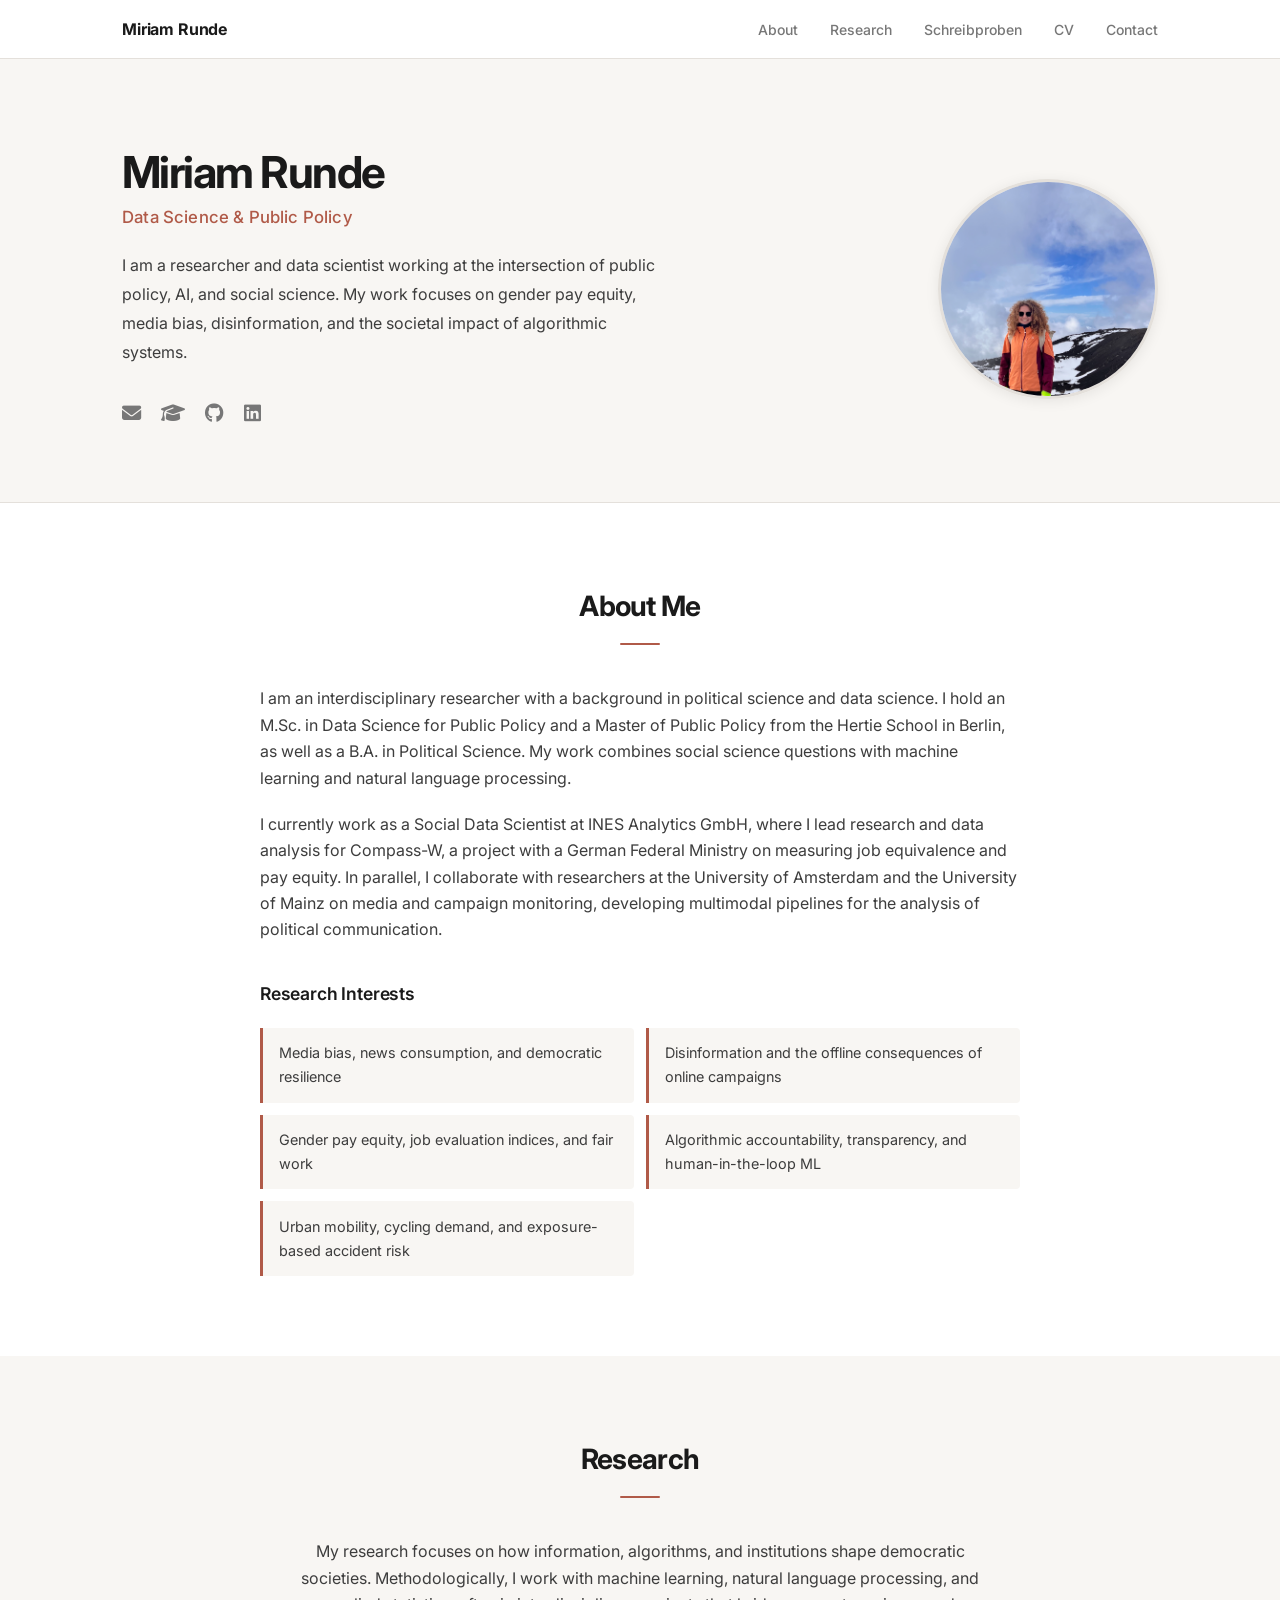
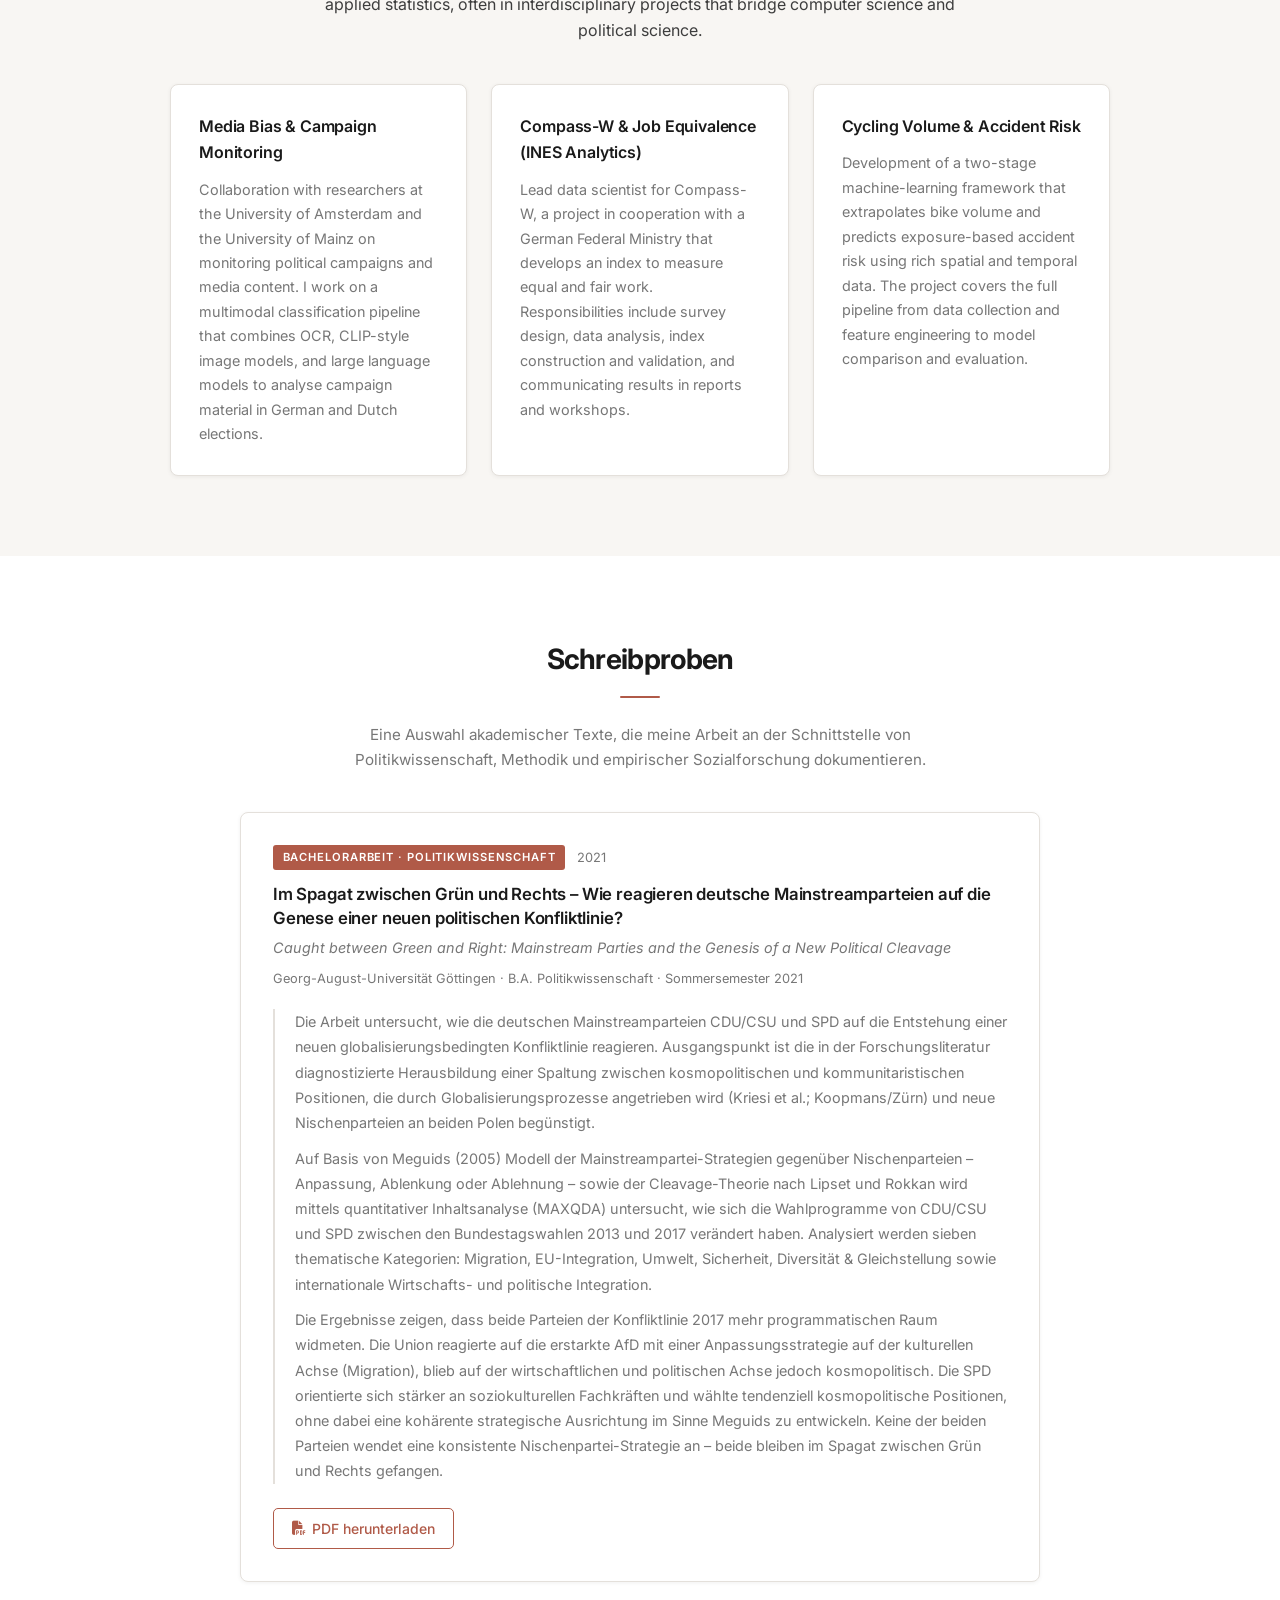
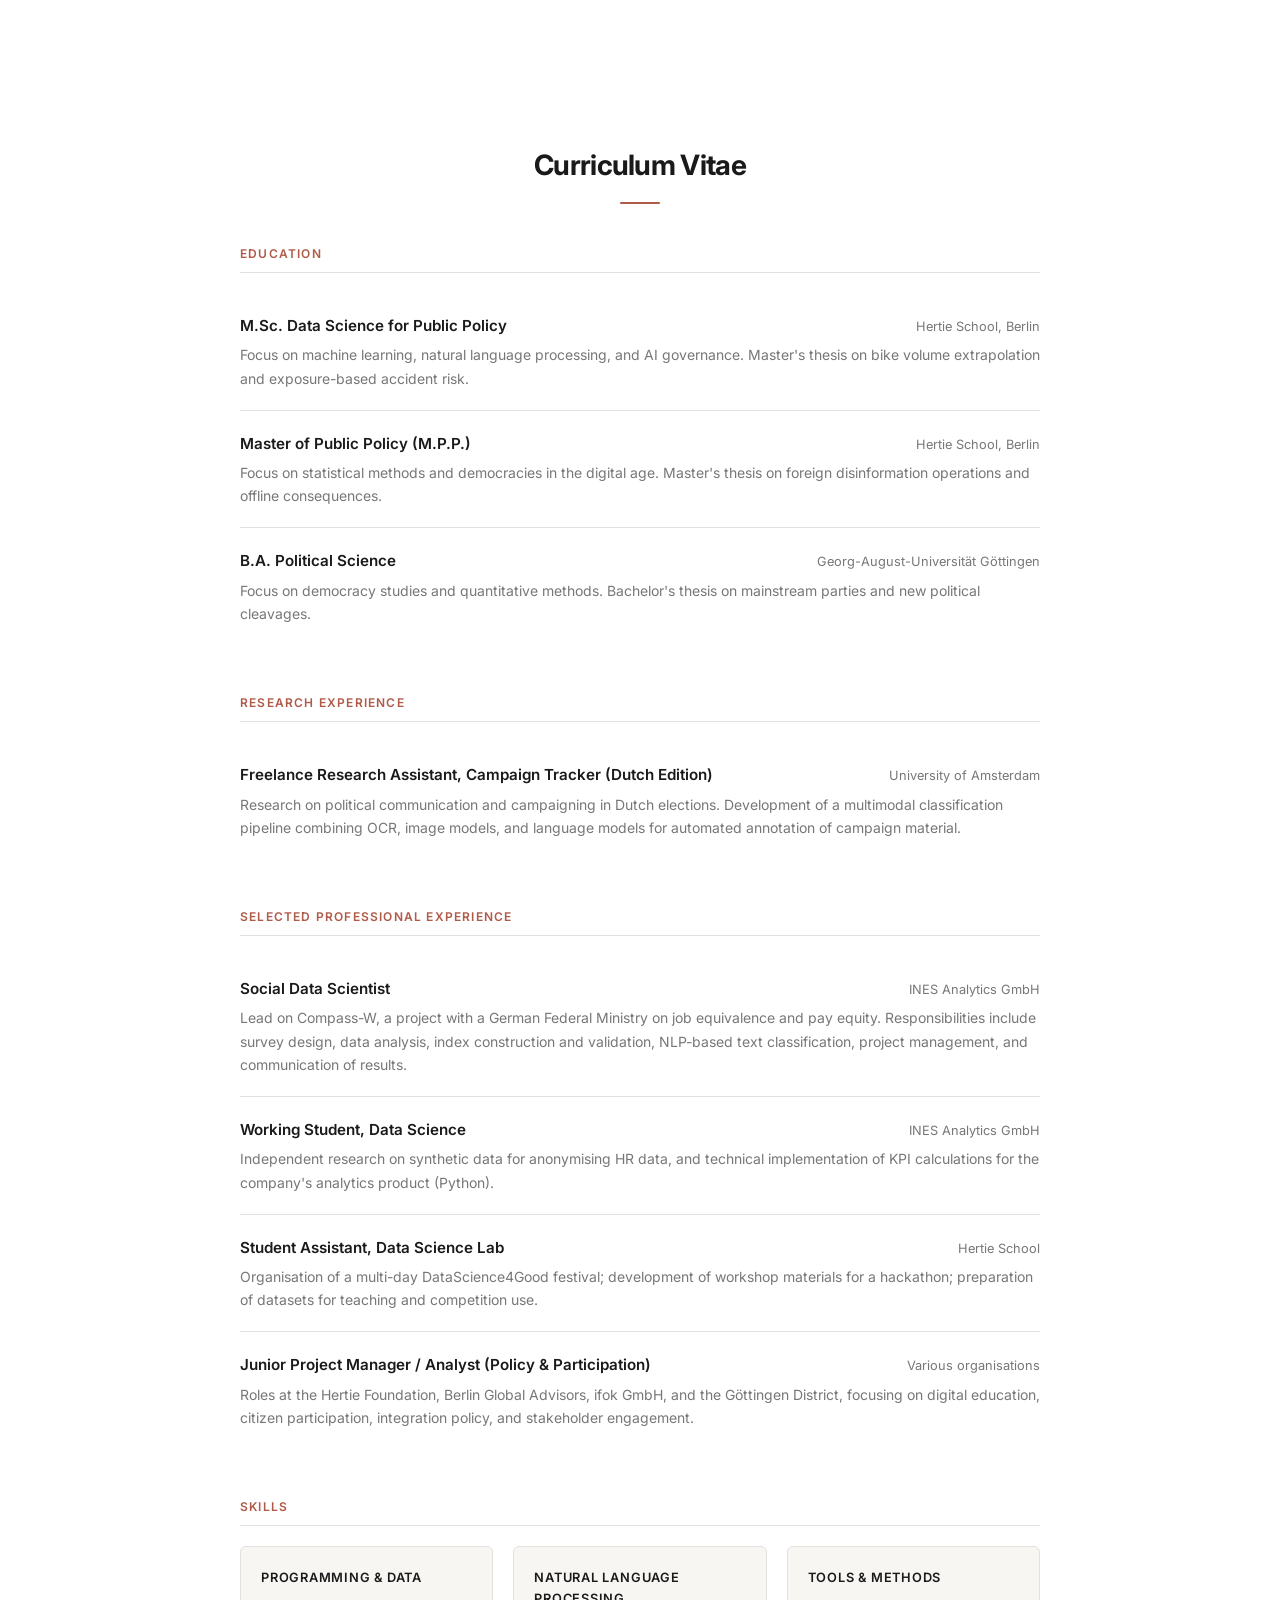
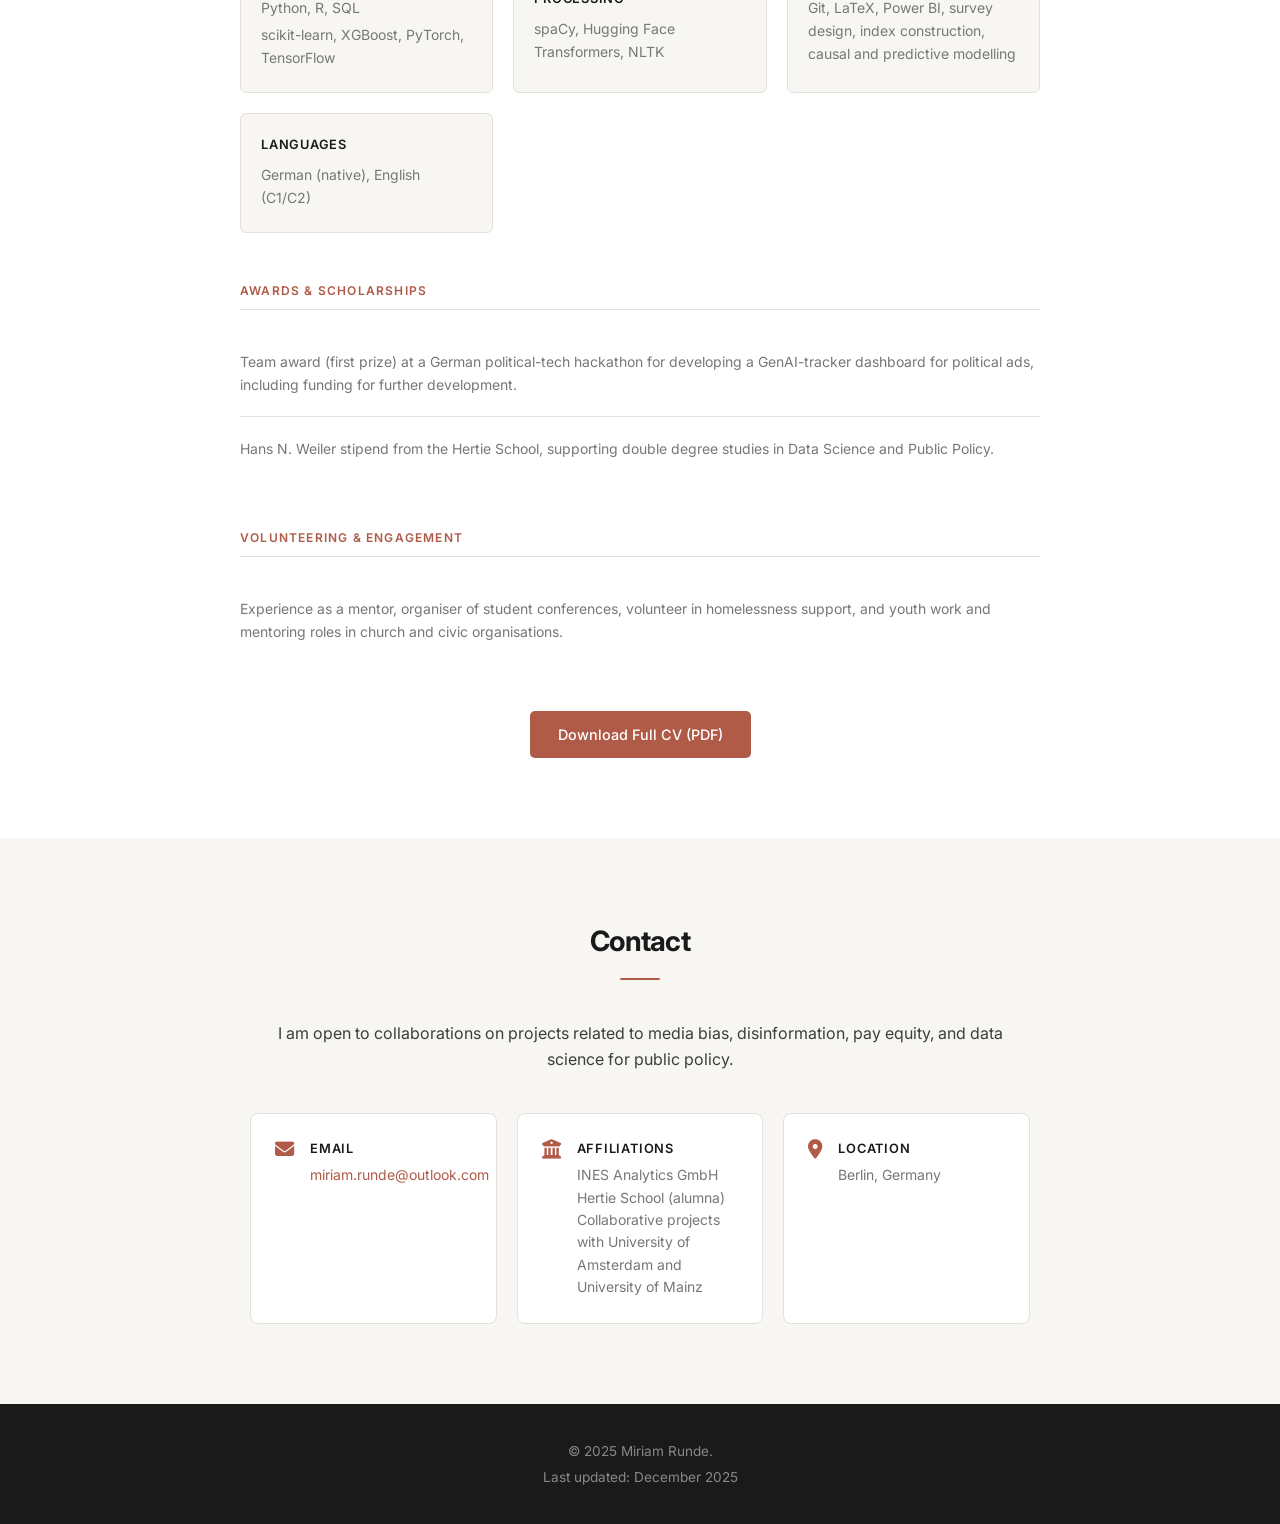
<file: index.html>
<!DOCTYPE html>
<html lang="en">
<head>
    <meta charset="UTF-8">
    <meta name="viewport" content="width=device-width, initial-scale=1.0">
    <meta name="description" content="Academic website of Miriam Runde - Data Science and Public Policy Researcher">
    <title>Miriam Runde - Researcher</title>
    <link rel="stylesheet" href="style.css">
    <link rel="stylesheet" href="https://cdnjs.cloudflare.com/ajax/libs/font-awesome/6.4.0/css/all.min.css">
</head>
<body>
    <!-- Navigation -->
    <nav class="navbar">
        <div class="container">
            <div class="nav-brand">Miriam Runde</div>
            <ul class="nav-menu">
                <li><a href="#about">About</a></li>
                <li><a href="#research">Research</a></li>
                <li><a href="#schreibproben">Schreibproben</a></li>
                <li><a href="#cv">CV</a></li>
                <li><a href="#contact">Contact</a></li>
            </ul>
        </div>
    </nav>

    <!-- Hero Section -->
    <section class="hero">
        <div class="container">
            <div class="hero-content">
                <div class="hero-text">
                    <h1>Miriam Runde</h1>
                    <p class="subtitle">Data Science & Public Policy</p>
                    <p class="intro">
                        I am a researcher and data scientist working at the intersection of public policy, AI, and social science.
                        My work focuses on gender pay equity, media bias, disinformation, and the societal impact of algorithmic systems.
                    </p>
                    <div class="social-links">
                        <a href="mailto:miriam.runde@outlook.com" title="Email"><i class="fas fa-envelope"></i></a>
                        <a href="https://scholar.google.com" target="_blank" title="Google Scholar"><i class="fas fa-graduation-cap"></i></a>
                        <a href="https://github.com/MiriamRunde" target="_blank" title="GitHub"><i class="fab fa-github"></i></a>
                        <a href="https://www.linkedin.com/in/miriamrunde/" target="_blank" title="LinkedIn"><i class="fab fa-linkedin"></i></a>
                    </div>
                </div>
                <div class="hero-image">
                    <div class="profile-photo">
                        <img src="profile_pic.jpg" alt="Miriam Runde">
                    </div>
                </div>
            </div>
        </div>
    </section>

    <!-- About Section -->
    <section id="about" class="section">
        <div class="container">
            <h2 class="section-title">About Me</h2>
            <div class="about-content">
                <p>
                    I am an interdisciplinary researcher with a background in political science and data science.
                    I hold an M.Sc. in Data Science for Public Policy and a Master of Public Policy from the Hertie School in Berlin,
                    as well as a B.A. in Political Science. My work combines social science questions with machine learning and
                    natural language processing.
                </p>
                <p>
                    I currently work as a Social Data Scientist at INES Analytics GmbH, where I lead research and data analysis
                    for Compass-W, a project with a German Federal Ministry on measuring job equivalence and pay equity.
                    In parallel, I collaborate with researchers at the University of Amsterdam and the University of Mainz
                    on media and campaign monitoring, developing multimodal pipelines for the analysis of political communication.
                </p>

                <h3>Research Interests</h3>
                <ul class="interests-list">
                    <li>Media bias, news consumption, and democratic resilience</li>
                    <li>Disinformation and the offline consequences of online campaigns</li>
                    <li>Gender pay equity, job evaluation indices, and fair work</li>
                    <li>Algorithmic accountability, transparency, and human-in-the-loop ML</li>
                    <li>Urban mobility, cycling demand, and exposure-based accident risk</li>
                </ul>
            </div>
        </div>
    </section>

    <!-- Research Section -->
    <section id="research" class="section bg-light">
        <div class="container">
            <h2 class="section-title">Research</h2>
            <div class="research-content">
                <p>
                    My research focuses on how information, algorithms, and institutions shape democratic societies.
                    Methodologically, I work with machine learning, natural language processing, and applied statistics,
                    often in interdisciplinary projects that bridge computer science and political science.
                </p>

                <div class="research-projects">
                    <div class="project-card">
                        <h3>Media Bias & Campaign Monitoring</h3>
                        <p>
                            Collaboration with researchers at the University of Amsterdam and the University of Mainz on
                            monitoring political campaigns and media content. I work on a multimodal classification pipeline
                            that combines OCR, CLIP-style image models, and large language models to analyse campaign material
                            in German and Dutch elections.
                        </p>
                    </div>

                    <div class="project-card">
                        <h3>Compass-W & Job Equivalence (INES Analytics)</h3>
                        <p>
                            Lead data scientist for Compass-W, a project in cooperation with a German Federal Ministry that
                            develops an index to measure equal and fair work. Responsibilities include survey design, data
                            analysis, index construction and validation, and communicating results in reports and workshops.
                        </p>
                    </div>

                    <div class="project-card">
                        <h3>Cycling Volume & Accident Risk</h3>
                        <p>
                            Development of a two-stage machine-learning framework that extrapolates bike volume and predicts
                            exposure-based accident risk using rich spatial and temporal data. The project covers the full
                            pipeline from data collection and feature engineering to model comparison and evaluation.
                        </p>
                    </div>
                </div>
            </div>
        </div>
    </section>

    <!-- Schreibproben Section -->
    <section id="schreibproben" class="section">
        <div class="container">
            <h2 class="section-title">Schreibproben</h2>
            <p class="section-intro">
                Eine Auswahl akademischer Texte, die meine Arbeit an der Schnittstelle von Politikwissenschaft,
                Methodik und empirischer Sozialforschung dokumentieren.
            </p>

            <div class="schreibproben-list">

                <div class="schreibprobe-item">
                    <div class="schreibprobe-header">
                        <div class="schreibprobe-meta">
                            <span class="schreibprobe-type">Bachelorarbeit · Politikwissenschaft</span>
                            <span class="schreibprobe-year">2021</span>
                        </div>
                        <h3 class="schreibprobe-title">
                            Im Spagat zwischen Grün und Rechts – Wie reagieren deutsche Mainstreamparteien auf die Genese einer neuen politischen Konfliktlinie?
                        </h3>
                        <p class="schreibprobe-title-en">
                            <em>Caught between Green and Right: Mainstream Parties and the Genesis of a New Political Cleavage</em>
                        </p>
                        <p class="schreibprobe-institution">
                            Georg-August-Universität Göttingen &middot; B.A. Politikwissenschaft &middot; Sommersemester 2021
                        </p>
                    </div>

                    <div class="schreibprobe-abstract">
                        <p>
                            Die Arbeit untersucht, wie die deutschen Mainstreamparteien CDU/CSU und SPD auf die Entstehung
                            einer neuen globalisierungsbedingten Konfliktlinie reagieren. Ausgangspunkt ist die in der
                            Forschungsliteratur diagnostizierte Herausbildung einer Spaltung zwischen kosmopolitischen
                            und kommunitaristischen Positionen, die durch Globalisierungsprozesse angetrieben wird
                            (Kriesi et al.; Koopmans/Zürn) und neue Nischenparteien an beiden Polen begünstigt.
                        </p>
                        <p>
                            Auf Basis von Meguids (2005) Modell der Mainstreampartei-Strategien gegenüber Nischenparteien –
                            Anpassung, Ablenkung oder Ablehnung – sowie der Cleavage-Theorie nach Lipset und Rokkan wird
                            mittels quantitativer Inhaltsanalyse (MAXQDA) untersucht, wie sich die Wahlprogramme von
                            CDU/CSU und SPD zwischen den Bundestagswahlen 2013 und 2017 verändert haben. Analysiert werden
                            sieben thematische Kategorien: Migration, EU-Integration, Umwelt, Sicherheit, Diversität &amp;
                            Gleichstellung sowie internationale Wirtschafts- und politische Integration.
                        </p>
                        <p>
                            Die Ergebnisse zeigen, dass beide Parteien der Konfliktlinie 2017 mehr programmatischen Raum
                            widmeten. Die Union reagierte auf die erstarkte AfD mit einer Anpassungsstrategie auf der
                            kulturellen Achse (Migration), blieb auf der wirtschaftlichen und politischen Achse jedoch
                            kosmopolitisch. Die SPD orientierte sich stärker an soziokulturellen Fachkräften und wählte
                            tendenziell kosmopolitische Positionen, ohne dabei eine kohärente strategische Ausrichtung
                            im Sinne Meguids zu entwickeln. Keine der beiden Parteien wendet eine konsistente
                            Nischenpartei-Strategie an – beide bleiben im Spagat zwischen Grün und Rechts gefangen.
                        </p>
                    </div>

                    <div class="schreibprobe-footer">
                        <a href="Writing_Sample_1_MR.pdf" class="btn btn-outline" target="_blank" download>
                            <i class="fas fa-file-pdf"></i> PDF herunterladen
                        </a>
                    </div>
                </div>

            </div>
        </div>
    </section>

    <!-- CV Section -->
    <section id="cv" class="section">
        <div class="container">
            <h2 class="section-title">Curriculum Vitae</h2>
            <div class="cv-content">
                <!-- Education -->
                <div class="cv-section">
                    <h3>Education</h3>

                    <div class="cv-item">
                        <div class="cv-item-header">
                            <strong>M.Sc. Data Science for Public Policy</strong>
                            <span class="date">Hertie School, Berlin</span>
                        </div>
                        <p>
                            Focus on machine learning, natural language processing, and AI governance.
                            Master's thesis on bike volume extrapolation and exposure-based accident risk.
                        </p>
                    </div>

                    <div class="cv-item">
                        <div class="cv-item-header">
                            <strong>Master of Public Policy (M.P.P.)</strong>
                            <span class="date">Hertie School, Berlin</span>
                        </div>
                        <p>
                            Focus on statistical methods and democracies in the digital age.
                            Master's thesis on foreign disinformation operations and offline consequences.
                        </p>
                    </div>

                    <div class="cv-item">
                        <div class="cv-item-header">
                            <strong>B.A. Political Science</strong>
                            <span class="date">Georg-August-Universität Göttingen</span>
                        </div>
                        <p>
                            Focus on democracy studies and quantitative methods.
                            Bachelor's thesis on mainstream parties and new political cleavages.
                        </p>
                    </div>
                </div>

                <!-- Research Experience -->
                <div class="cv-section">
                    <h3>Research Experience</h3>

                    <div class="cv-item">
                        <div class="cv-item-header">
                            <strong>Freelance Research Assistant, Campaign Tracker (Dutch Edition)</strong>
                            <span class="date">University of Amsterdam</span>
                        </div>
                        <p>
                            Research on political communication and campaigning in Dutch elections.
                            Development of a multimodal classification pipeline combining OCR, image models,
                            and language models for automated annotation of campaign material.
                        </p>
                    </div>
                </div>

                <!-- Work Experience -->
                <div class="cv-section">
                    <h3>Selected Professional Experience</h3>

                    <div class="cv-item">
                        <div class="cv-item-header">
                            <strong>Social Data Scientist</strong>
                            <span class="date">INES Analytics GmbH</span>
                        </div>
                        <p>
                            Lead on Compass-W, a project with a German Federal Ministry on job equivalence and pay equity.
                            Responsibilities include survey design, data analysis, index construction and validation,
                            NLP-based text classification, project management, and communication of results.
                        </p>
                    </div>

                    <div class="cv-item">
                        <div class="cv-item-header">
                            <strong>Working Student, Data Science</strong>
                            <span class="date">INES Analytics GmbH</span>
                        </div>
                        <p>
                            Independent research on synthetic data for anonymising HR data, and technical implementation
                            of KPI calculations for the company's analytics product (Python).
                        </p>
                    </div>

                    <div class="cv-item">
                        <div class="cv-item-header">
                            <strong>Student Assistant, Data Science Lab</strong>
                            <span class="date">Hertie School</span>
                        </div>
                        <p>
                            Organisation of a multi-day DataScience4Good festival; development of workshop materials for
                            a hackathon; preparation of datasets for teaching and competition use.
                        </p>
                    </div>

                    <div class="cv-item">
                        <div class="cv-item-header">
                            <strong>Junior Project Manager / Analyst (Policy & Participation)</strong>
                            <span class="date">Various organisations</span>
                        </div>
                        <p>
                            Roles at the Hertie Foundation, Berlin Global Advisors, ifok GmbH, and the Göttingen District,
                            focusing on digital education, citizen participation, integration policy, and stakeholder engagement.
                        </p>
                    </div>
                </div>

                <!-- Skills -->
                <div class="cv-section">
                    <h3>Skills</h3>
                    <div class="skills-grid">
                        <div class="skill-category">
                            <h4>Programming & Data</h4>
                            <p>Python, R, SQL</p>
                            <p>scikit-learn, XGBoost, PyTorch, TensorFlow</p>
                        </div>
                        <div class="skill-category">
                            <h4>Natural Language Processing</h4>
                            <p>spaCy, Hugging Face Transformers, NLTK</p>
                        </div>
                        <div class="skill-category">
                            <h4>Tools & Methods</h4>
                            <p>Git, LaTeX, Power BI, survey design, index construction, causal and predictive modelling</p>
                        </div>
                        <div class="skill-category">
                            <h4>Languages</h4>
                            <p>German (native), English (C1/C2)</p>
                        </div>
                    </div>
                </div>

                <!-- Awards & Volunteering -->
                <div class="cv-section">
                    <h3>Awards & Scholarships</h3>
                    <div class="cv-item">
                        <p>
                            Team award (first prize) at a German political-tech hackathon for developing a
                            GenAI-tracker dashboard for political ads, including funding for further development.
                        </p>
                    </div>
                    <div class="cv-item">
                        <p>
                            Hans N. Weiler stipend from the Hertie School, supporting double degree studies in Data Science and Public Policy.
                        </p>
                    </div>
                </div>

                <div class="cv-section">
                    <h3>Volunteering & Engagement</h3>
                    <div class="cv-item">
                        <p>
                            Experience as a mentor, organiser of student conferences, volunteer in homelessness support,
                            and youth work and mentoring roles in church and civic organisations.
                        </p>
                    </div>
                </div>

                <div class="cv-download">
                    <a href="Application_MBG_Runde.pdf" class="btn" target="_blank">Download Full CV (PDF)</a>
                </div>
            </div>
        </div>
    </section>

    <!-- Contact Section -->
    <section id="contact" class="section bg-light">
        <div class="container">
            <h2 class="section-title">Contact</h2>
            <div class="contact-content">
                <p>
                    I am open to collaborations on projects related to media bias, disinformation, pay equity,
                    and data science for public policy.
                </p>
                <div class="contact-info">
                    <div class="contact-item">
                        <i class="fas fa-envelope"></i>
                        <div>
                            <strong>Email</strong>
                            <p><a href="mailto:miriam.runde@outlook.com">miriam.runde@outlook.com</a></p>
                        </div>
                    </div>
                    <div class="contact-item">
                        <i class="fas fa-university"></i>
                        <div>
                            <strong>Affiliations</strong>
                            <p>
                                INES Analytics GmbH<br>
                                Hertie School (alumna)<br>
                                Collaborative projects with University of Amsterdam and University of Mainz
                            </p>
                        </div>
                    </div>
                    <div class="contact-item">
                        <i class="fas fa-location-dot"></i>
                        <div>
                            <strong>Location</strong>
                            <p>Berlin, Germany</p>
                        </div>
                    </div>
                </div>
            </div>
        </div>
    </section>

    <!-- Footer -->
    <footer class="footer">
        <div class="container">
            <p>&copy; 2025 Miriam Runde.</p>
            <p>Last updated: December 2025</p>
        </div>
    </footer>

    <script src="script.js"></script>
</body>
</html>
</file>
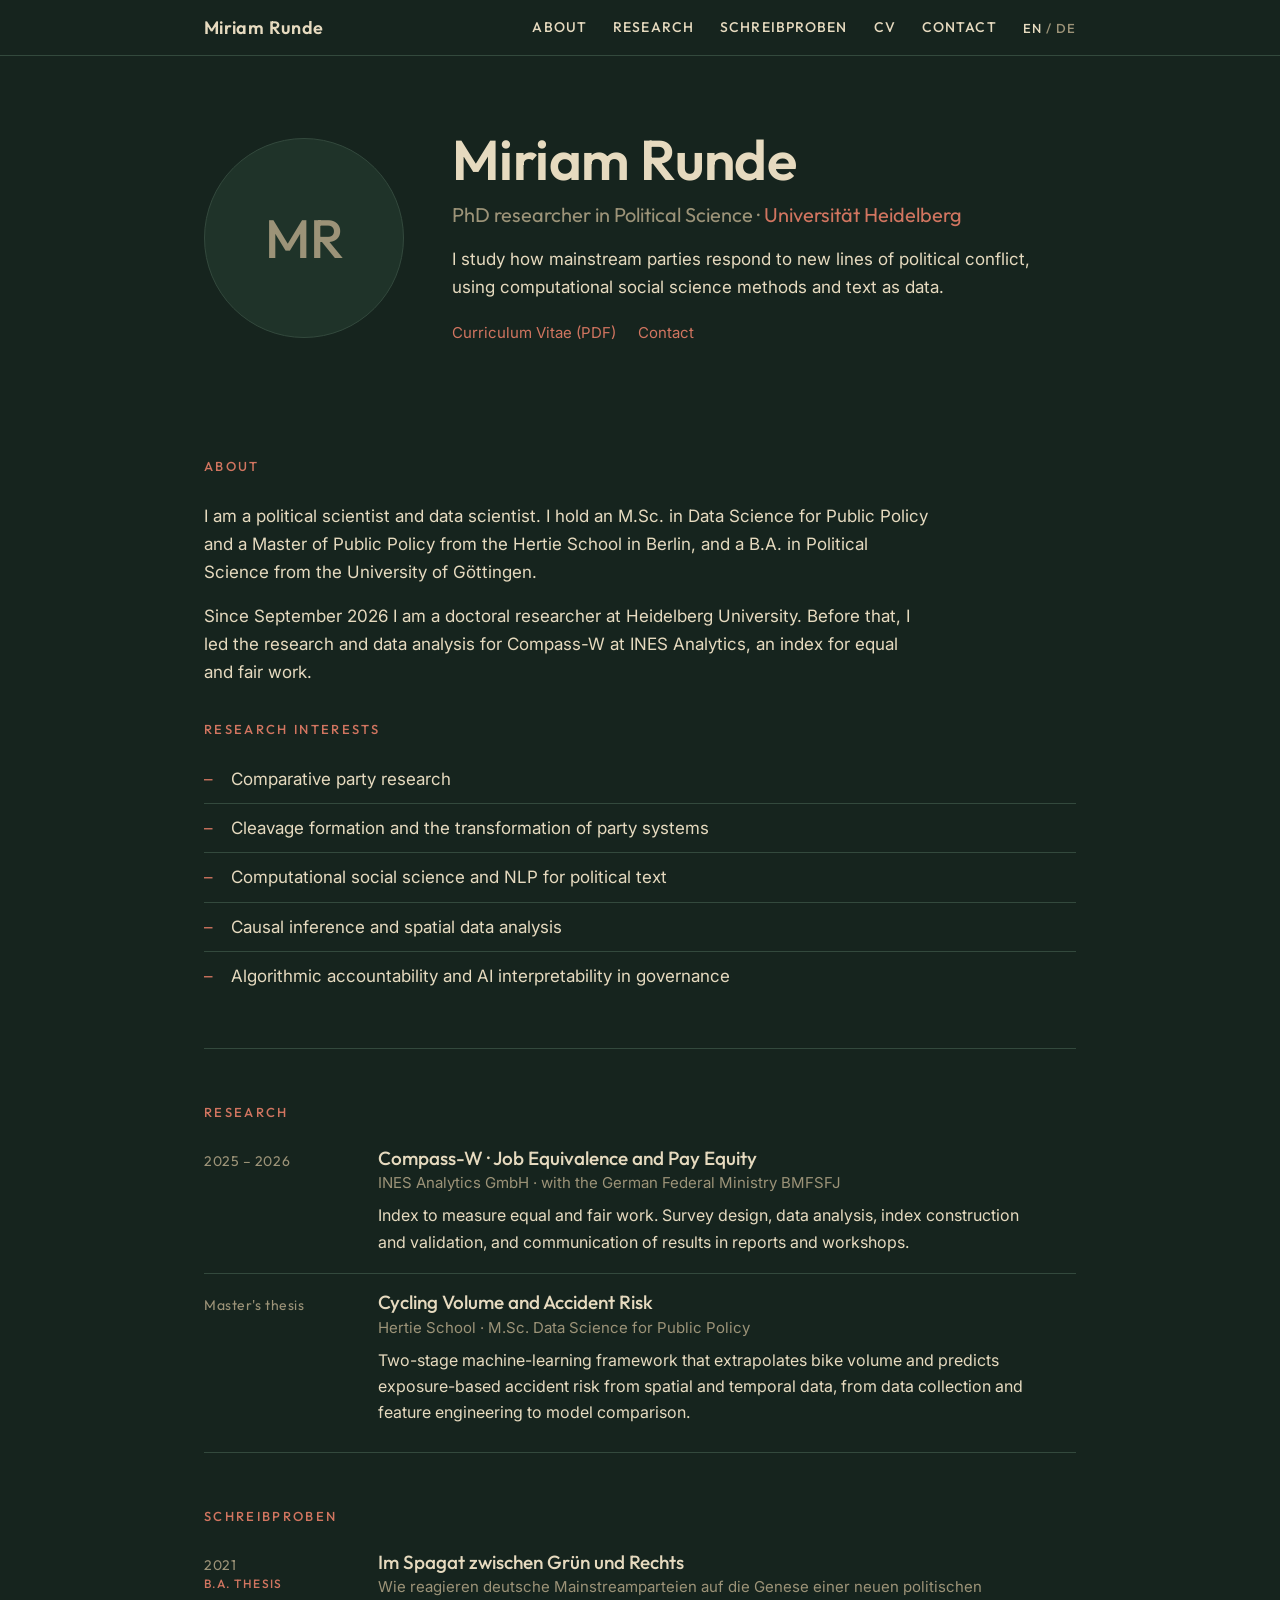
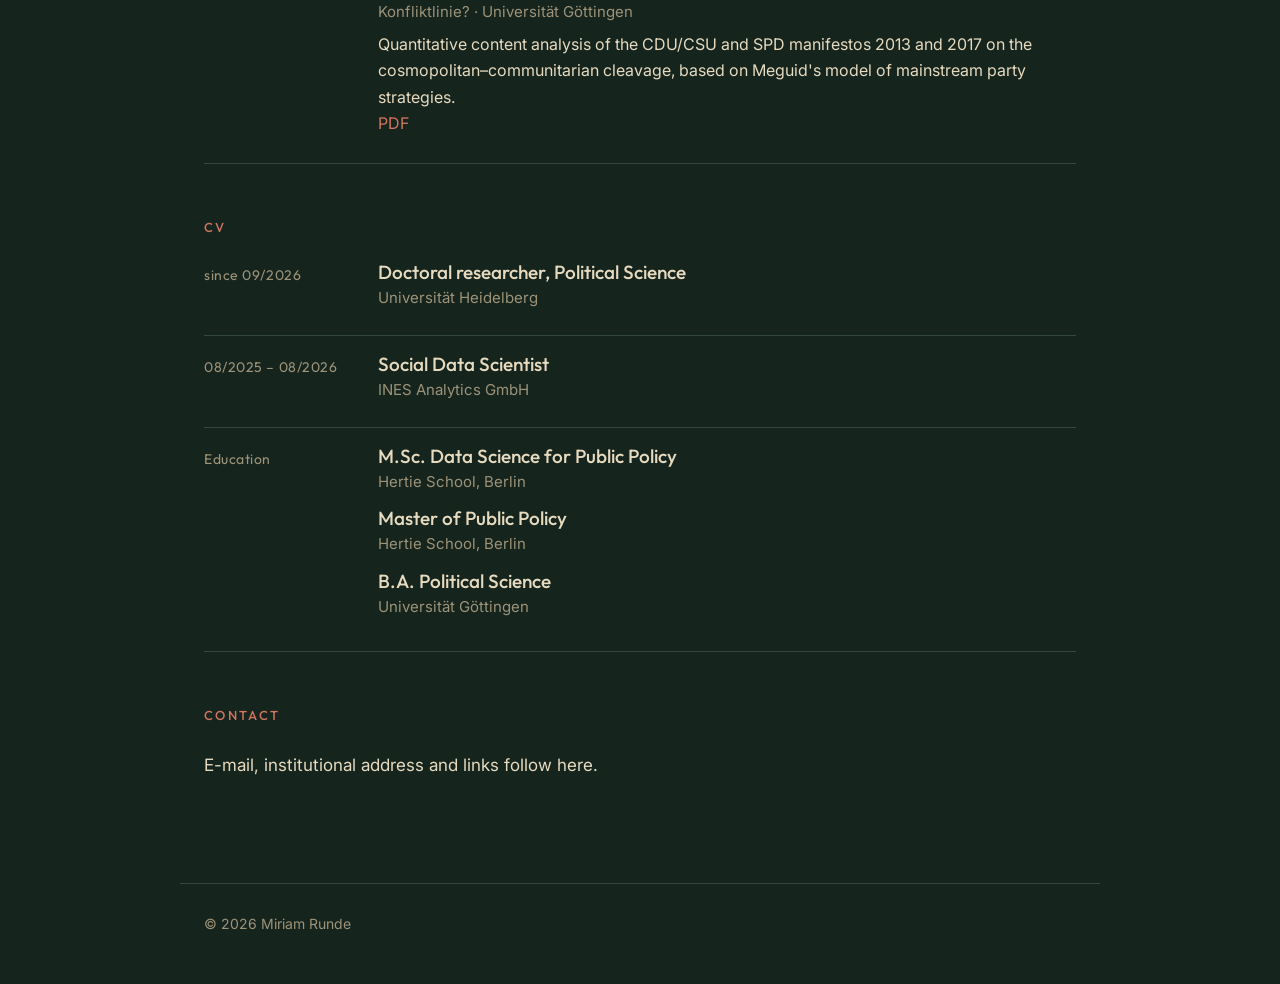
<file: Claude outputs/entwurf_a.html>
<!doctype html>
<html lang="en">
<head>
<meta charset="utf-8">
<meta name="viewport" content="width=device-width, initial-scale=1">
<title>Miriam Runde – Entwurf A</title>
<link rel="preconnect" href="https://fonts.googleapis.com">
<link rel="preconnect" href="https://fonts.gstatic.com" crossorigin>
<link href="https://fonts.googleapis.com/css2?family=Inter:wght@400;500&family=Outfit:wght@400;500;600&display=swap" rel="stylesheet">
<style>
:root{
  --bg:#16241E; --surface:#1F3329; --text:#E6DABF; --muted:#9C9378;
  --accent:#A8402E; --accent-light:#D17560; --rule:#33493D;
  --head:'Outfit','Jost','Futura','Avenir Next',system-ui,sans-serif;
  --body:'Inter',system-ui,-apple-system,'Segoe UI',sans-serif;
}
*{box-sizing:border-box}
html{scroll-behavior:smooth}
body{margin:0;background:var(--bg);color:var(--text);font:400 17px/1.65 var(--body)}
a{color:var(--accent-light);text-decoration:none;border-bottom:1px solid transparent}
a:hover{border-bottom-color:var(--accent-light)}
header{position:sticky;top:0;background:var(--bg);border-bottom:1px solid var(--rule);z-index:5}
.bar{max-width:920px;margin:0 auto;padding:16px 24px;display:flex;align-items:center;justify-content:space-between;gap:16px;flex-wrap:wrap}
.brand{font:600 18px var(--head);letter-spacing:.02em;color:var(--text);border:0}
nav{display:flex;gap:26px;align-items:center;flex-wrap:wrap}
nav a{font:500 14px var(--head);letter-spacing:.08em;text-transform:uppercase;color:var(--text)}
nav a:hover{color:var(--accent-light);border-color:transparent}
.lang{font:500 13px var(--head);color:var(--muted);letter-spacing:.08em}
.lang b{color:var(--text);font-weight:500}
main{max-width:920px;margin:0 auto;padding:0 24px 80px}
section{padding:56px 0 8px;border-bottom:1px solid var(--rule)}
section:last-of-type{border-bottom:0}
h1,h2,h3{font-family:var(--head);margin:0;font-weight:600;line-height:1.15}
h1{font-size:clamp(38px,6vw,56px);letter-spacing:-.01em}
h2{font-size:13px;letter-spacing:.18em;text-transform:uppercase;color:var(--accent-light);margin-bottom:28px;font-weight:500}
h3{font-size:19px;font-weight:500;margin-bottom:2px}
.hero{display:grid;grid-template-columns:200px 1fr;gap:48px;align-items:center;padding:72px 0 56px}
.photo{width:200px;height:200px;border-radius:50%;background:var(--surface);border:1px solid var(--rule);display:flex;align-items:center;justify-content:center;font:500 54px var(--head);color:var(--muted)}
.role{font:400 20px var(--head);color:var(--muted);margin:10px 0 18px}
.role em{font-style:normal;color:var(--accent-light)}
.links{display:flex;gap:22px;flex-wrap:wrap;font-size:15px;margin-top:20px}
p{margin:0 0 16px;max-width:66ch}
ul.plain{list-style:none;padding:0;margin:0}
ul.plain li{padding:10px 0;border-top:1px solid var(--rule);display:flex;gap:18px}
ul.plain li:first-child{border-top:0;padding-top:0}
ul.plain li::before{content:"–";color:var(--accent-light)}
.entry{display:grid;grid-template-columns:150px 1fr;gap:24px;padding:18px 0;border-top:1px solid var(--rule)}
.entry:first-of-type{border-top:0;padding-top:0}
.when{font:400 14px var(--head);color:var(--muted);letter-spacing:.04em;padding-top:4px}
.where{color:var(--muted);font-size:15px;margin-bottom:6px}
.entry p{font-size:16px;margin-bottom:0}
.tag{font:500 12px var(--head);letter-spacing:.12em;text-transform:uppercase;color:var(--accent-light)}
footer{max-width:920px;margin:0 auto;padding:28px 24px 48px;color:var(--muted);font-size:14px;border-top:1px solid var(--rule)}
@media(max-width:680px){
  .hero{grid-template-columns:1fr;gap:24px;padding-top:40px}
  .photo{width:120px;height:120px;font-size:34px}
  .entry{grid-template-columns:1fr;gap:4px}
  nav{gap:16px}
}
</style>
</head>
<body>
<header>
  <div class="bar">
    <a class="brand" href="#top">Miriam Runde</a>
    <nav>
      <a href="#about">About</a>
      <a href="#research">Research</a>
      <a href="#schreibproben">Schreibproben</a>
      <a href="#cv">CV</a>
      <a href="#contact">Contact</a>
      <span class="lang"><b>EN</b> / DE</span>
    </nav>
  </div>
</header>

<main id="top">
  <div class="hero">
    <div class="photo" aria-hidden="true">MR</div>
    <div>
      <h1>Miriam Runde</h1>
      <div class="role">PhD researcher in Political Science · <em>Universität Heidelberg</em></div>
      <p>I study how mainstream parties respond to new lines of political conflict, using computational social science methods and text as data.</p>
      <div class="links"><a href="#cv">Curriculum Vitae (PDF)</a><a href="#contact">Contact</a></div>
    </div>
  </div>

  <section id="about">
    <h2>About</h2>
    <p>I am a political scientist and data scientist. I hold an M.Sc. in Data Science for Public Policy and a Master of Public Policy from the Hertie School in Berlin, and a B.A. in Political Science from the University of Göttingen.</p>
    <p>Since September 2026 I am a doctoral researcher at Heidelberg University. Before that, I led the research and data analysis for Compass-W at INES Analytics, an index for equal and fair work.</p>
    <h2 style="margin-top:36px">Research interests</h2>
    <ul class="plain" style="margin-bottom:40px">
      <li>Comparative party research</li>
      <li>Cleavage formation and the transformation of party systems</li>
      <li>Computational social science and NLP for political text</li>
      <li>Causal inference and spatial data analysis</li>
      <li>Algorithmic accountability and AI interpretability in governance</li>
    </ul>
  </section>

  <section id="research">
    <h2>Research</h2>
    <div class="entry">
      <div class="when">2025 – 2026</div>
      <div>
        <h3>Compass-W · Job Equivalence and Pay Equity</h3>
        <div class="where">INES Analytics GmbH · with the German Federal Ministry BMFSFJ</div>
        <p>Index to measure equal and fair work. Survey design, data analysis, index construction and validation, and communication of results in reports and workshops.</p>
      </div>
    </div>
    <div class="entry">
      <div class="when">Master's thesis</div>
      <div>
        <h3>Cycling Volume and Accident Risk</h3>
        <div class="where">Hertie School · M.Sc. Data Science for Public Policy</div>
        <p>Two-stage machine-learning framework that extrapolates bike volume and predicts exposure-based accident risk from spatial and temporal data, from data collection and feature engineering to model comparison.</p>
      </div>
    </div>
  </section>

  <section id="schreibproben">
    <h2>Schreibproben</h2>
    <div class="entry">
      <div class="when">2021<br><span class="tag">B.A. thesis</span></div>
      <div>
        <h3>Im Spagat zwischen Grün und Rechts</h3>
        <div class="where">Wie reagieren deutsche Mainstreamparteien auf die Genese einer neuen politischen Konfliktlinie? · Universität Göttingen</div>
        <p>Quantitative content analysis of the CDU/CSU and SPD manifestos 2013 and 2017 on the cosmopolitan–communitarian cleavage, based on Meguid's model of mainstream party strategies.</p>
        <p><a href="#">PDF</a></p>
      </div>
    </div>
  </section>

  <section id="cv">
    <h2>CV</h2>
    <div class="entry">
      <div class="when">since 09/2026</div>
      <div><h3>Doctoral researcher, Political Science</h3><div class="where">Universität Heidelberg</div></div>
    </div>
    <div class="entry">
      <div class="when">08/2025 – 08/2026</div>
      <div><h3>Social Data Scientist</h3><div class="where">INES Analytics GmbH</div></div>
    </div>
    <div class="entry">
      <div class="when">Education</div>
      <div>
        <h3>M.Sc. Data Science for Public Policy</h3><div class="where">Hertie School, Berlin</div>
        <h3 style="margin-top:14px">Master of Public Policy</h3><div class="where">Hertie School, Berlin</div>
        <h3 style="margin-top:14px">B.A. Political Science</h3><div class="where">Universität Göttingen</div>
      </div>
    </div>
  </section>

  <section id="contact">
    <h2>Contact</h2>
    <p>E-mail, institutional address and links follow here.</p>
  </section>
</main>
<footer>© 2026 Miriam Runde</footer>
</body>
</html>
</file>
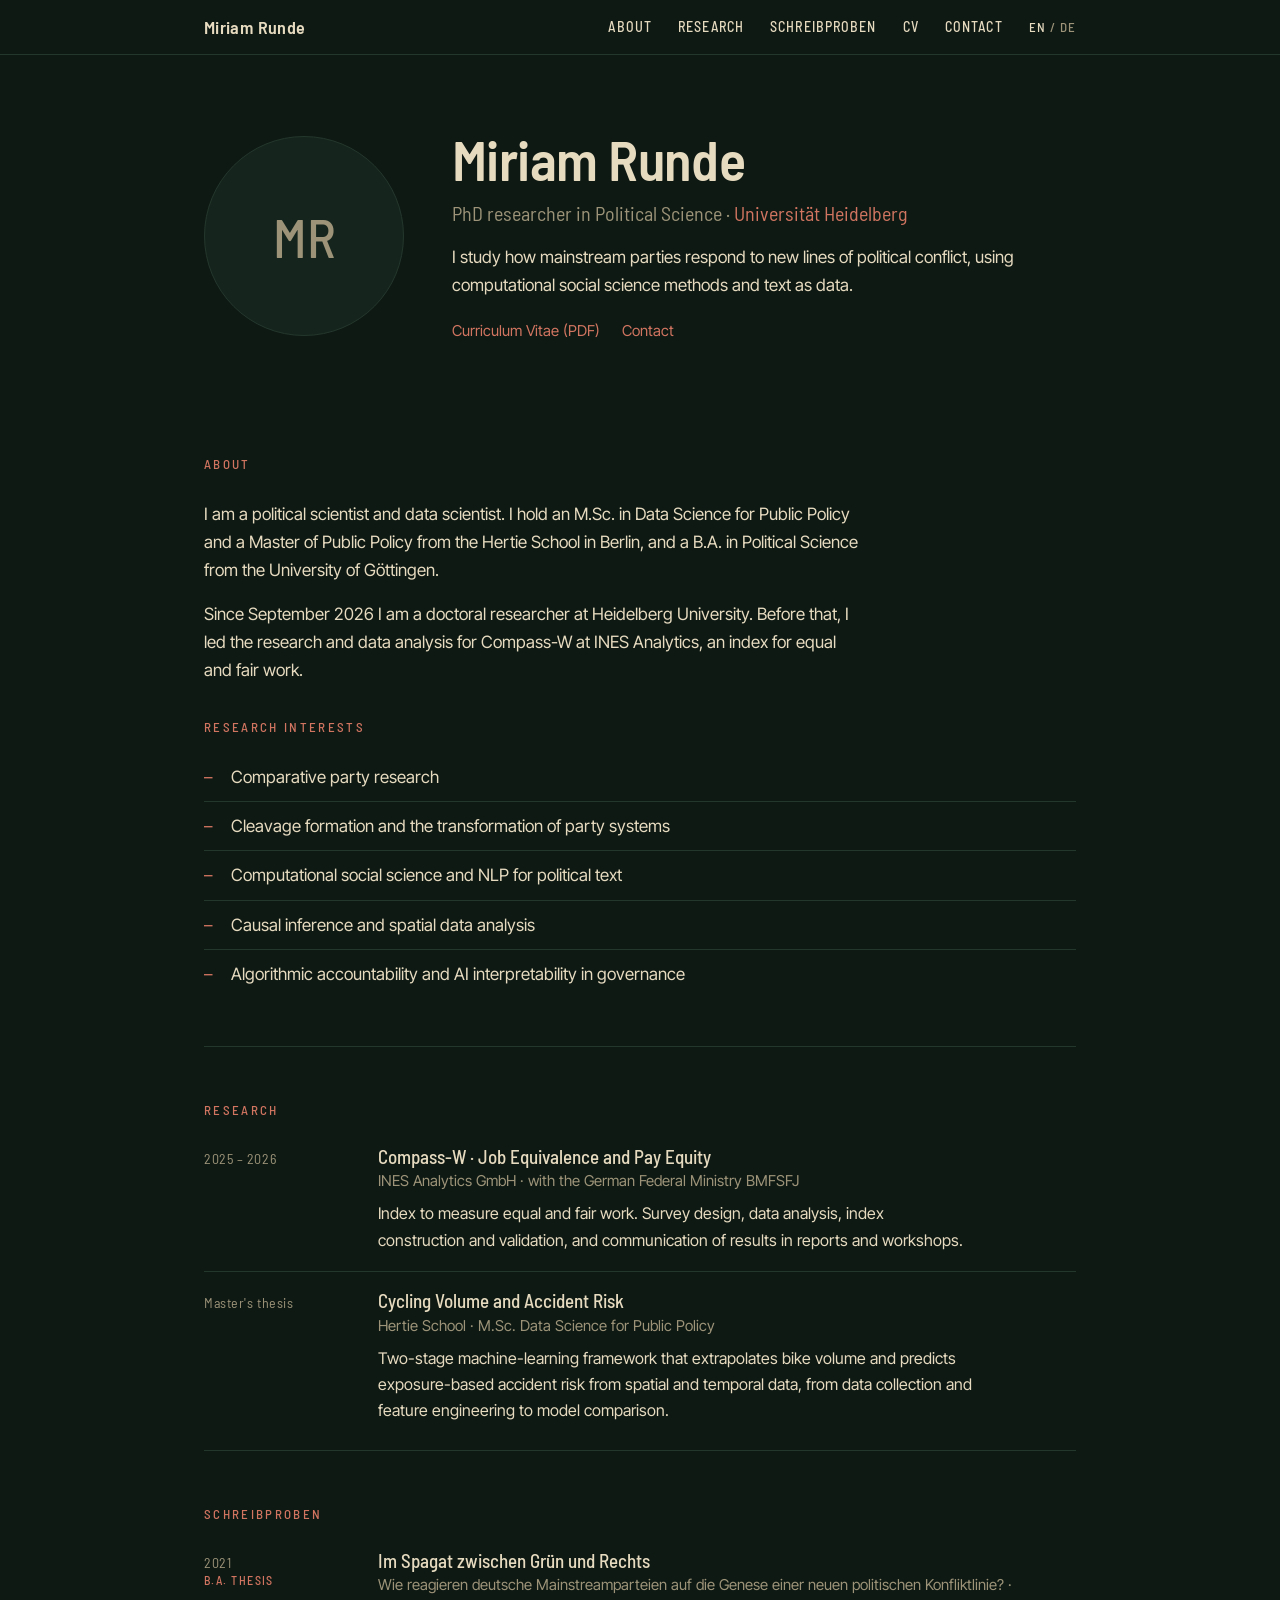
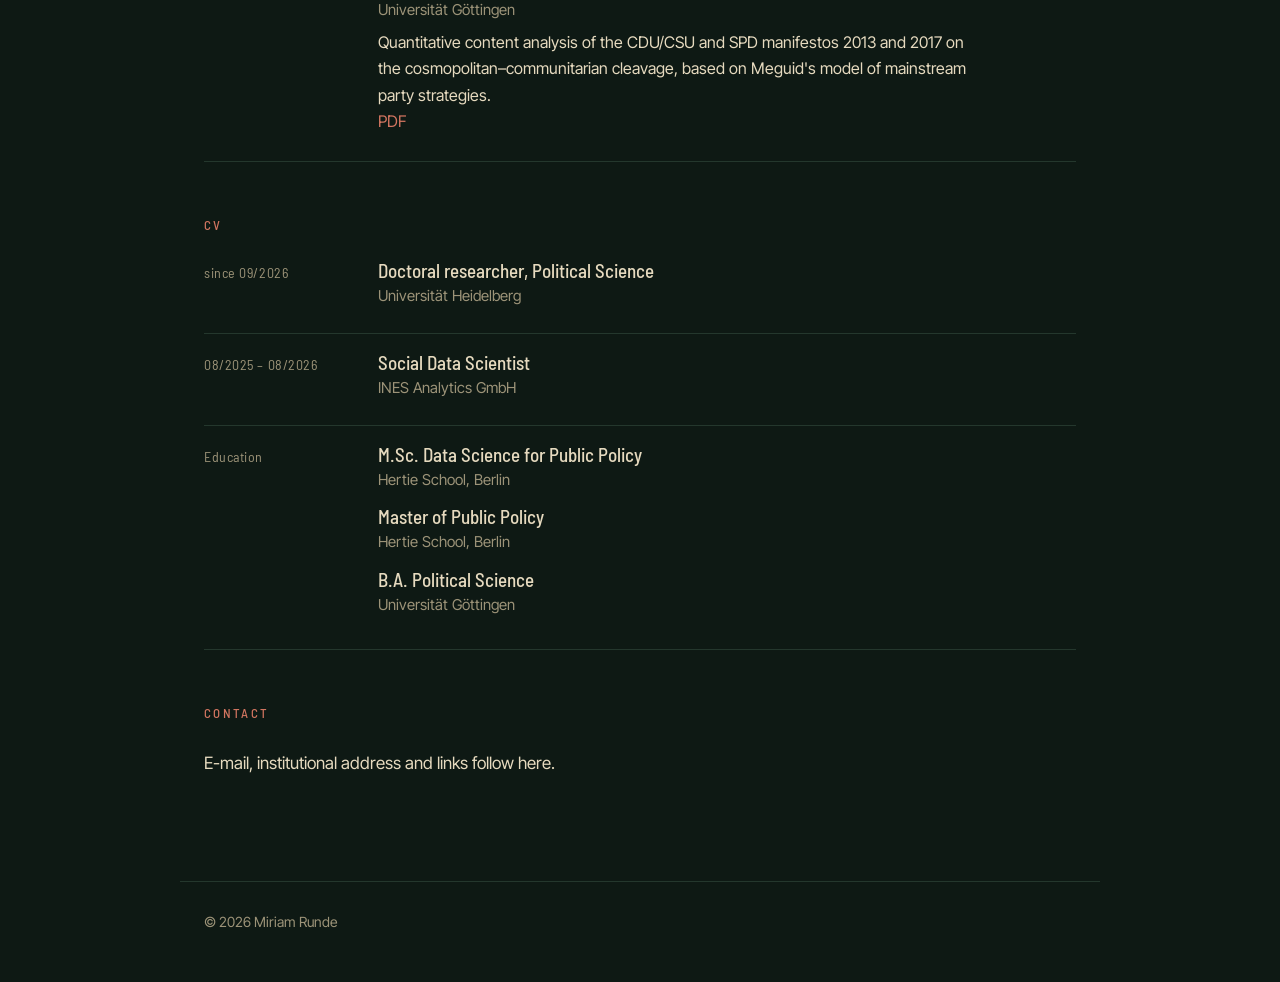
<file: Claude outputs/entwurf_a2.html>
<!doctype html>
<html lang="en">
<head>
<meta charset="utf-8">
<meta name="viewport" content="width=device-width, initial-scale=1">
<title>Miriam Runde – Entwurf A2</title>
<link rel="preconnect" href="https://fonts.googleapis.com">
<link rel="preconnect" href="https://fonts.gstatic.com" crossorigin>
<link href="https://fonts.googleapis.com/css2?family=Inter+Tight:wght@400;500&family=Barlow+Semi+Condensed:wght@400;500;600&display=swap" rel="stylesheet">
<style>
:root{
  --bg:#0E1914; --surface:#15251D; --text:#E6DABF; --muted:#9C9378;
  --accent:#A8402E; --accent-light:#D17560; --rule:#24372D;
  --head:'Barlow Semi Condensed','Arial Narrow','Avenir Next Condensed',system-ui,sans-serif;
  --body:'Inter Tight','Inter',system-ui,-apple-system,'Segoe UI',sans-serif;
}
*{box-sizing:border-box}
html{scroll-behavior:smooth}
body{margin:0;background:var(--bg);color:var(--text);font:400 17px/1.65 var(--body)}
a{color:var(--accent-light);text-decoration:none;border-bottom:1px solid transparent}
a:hover{border-bottom-color:var(--accent-light)}
header{position:sticky;top:0;background:var(--bg);border-bottom:1px solid var(--rule);z-index:5}
.bar{max-width:920px;margin:0 auto;padding:16px 24px;display:flex;align-items:center;justify-content:space-between;gap:16px;flex-wrap:wrap}
.brand{font:600 18px var(--head);letter-spacing:.02em;color:var(--text);border:0}
nav{display:flex;gap:26px;align-items:center;flex-wrap:wrap}
nav a{font:500 14px var(--head);letter-spacing:.08em;text-transform:uppercase;color:var(--text)}
nav a:hover{color:var(--accent-light);border-color:transparent}
.lang{font:500 13px var(--head);color:var(--muted);letter-spacing:.08em}
.lang b{color:var(--text);font-weight:500}
main{max-width:920px;margin:0 auto;padding:0 24px 80px}
section{padding:56px 0 8px;border-bottom:1px solid var(--rule)}
section:last-of-type{border-bottom:0}
h1,h2,h3{font-family:var(--head);margin:0;font-weight:600;line-height:1.15}
h1{font-size:clamp(38px,6vw,56px);letter-spacing:-.01em}
h2{font-size:13px;letter-spacing:.18em;text-transform:uppercase;color:var(--accent-light);margin-bottom:28px;font-weight:500}
h3{font-size:19px;font-weight:500;margin-bottom:2px}
.hero{display:grid;grid-template-columns:200px 1fr;gap:48px;align-items:center;padding:72px 0 56px}
.photo{width:200px;height:200px;border-radius:50%;background:var(--surface);border:1px solid var(--rule);display:flex;align-items:center;justify-content:center;font:500 54px var(--head);color:var(--muted)}
.role{font:400 20px var(--head);color:var(--muted);margin:10px 0 18px}
.role em{font-style:normal;color:var(--accent-light)}
.links{display:flex;gap:22px;flex-wrap:wrap;font-size:15px;margin-top:20px}
p{margin:0 0 16px;max-width:66ch}
ul.plain{list-style:none;padding:0;margin:0}
ul.plain li{padding:10px 0;border-top:1px solid var(--rule);display:flex;gap:18px}
ul.plain li:first-child{border-top:0;padding-top:0}
ul.plain li::before{content:"–";color:var(--accent-light)}
.entry{display:grid;grid-template-columns:150px 1fr;gap:24px;padding:18px 0;border-top:1px solid var(--rule)}
.entry:first-of-type{border-top:0;padding-top:0}
.when{font:400 14px var(--head);color:var(--muted);letter-spacing:.04em;padding-top:4px}
.where{color:var(--muted);font-size:15px;margin-bottom:6px}
.entry p{font-size:16px;margin-bottom:0}
.tag{font:500 12px var(--head);letter-spacing:.12em;text-transform:uppercase;color:var(--accent-light)}
footer{max-width:920px;margin:0 auto;padding:28px 24px 48px;color:var(--muted);font-size:14px;border-top:1px solid var(--rule)}
@media(max-width:680px){
  .hero{grid-template-columns:1fr;gap:24px;padding-top:40px}
  .photo{width:120px;height:120px;font-size:34px}
  .entry{grid-template-columns:1fr;gap:4px}
  nav{gap:16px}
}
</style>
</head>
<body>
<header>
  <div class="bar">
    <a class="brand" href="#top">Miriam Runde</a>
    <nav>
      <a href="#about">About</a>
      <a href="#research">Research</a>
      <a href="#schreibproben">Schreibproben</a>
      <a href="#cv">CV</a>
      <a href="#contact">Contact</a>
      <span class="lang"><b>EN</b> / DE</span>
    </nav>
  </div>
</header>

<main id="top">
  <div class="hero">
    <div class="photo" aria-hidden="true">MR</div>
    <div>
      <h1>Miriam Runde</h1>
      <div class="role">PhD researcher in Political Science · <em>Universität Heidelberg</em></div>
      <p>I study how mainstream parties respond to new lines of political conflict, using computational social science methods and text as data.</p>
      <div class="links"><a href="#cv">Curriculum Vitae (PDF)</a><a href="#contact">Contact</a></div>
    </div>
  </div>

  <section id="about">
    <h2>About</h2>
    <p>I am a political scientist and data scientist. I hold an M.Sc. in Data Science for Public Policy and a Master of Public Policy from the Hertie School in Berlin, and a B.A. in Political Science from the University of Göttingen.</p>
    <p>Since September 2026 I am a doctoral researcher at Heidelberg University. Before that, I led the research and data analysis for Compass-W at INES Analytics, an index for equal and fair work.</p>
    <h2 style="margin-top:36px">Research interests</h2>
    <ul class="plain" style="margin-bottom:40px">
      <li>Comparative party research</li>
      <li>Cleavage formation and the transformation of party systems</li>
      <li>Computational social science and NLP for political text</li>
      <li>Causal inference and spatial data analysis</li>
      <li>Algorithmic accountability and AI interpretability in governance</li>
    </ul>
  </section>

  <section id="research">
    <h2>Research</h2>
    <div class="entry">
      <div class="when">2025 – 2026</div>
      <div>
        <h3>Compass-W · Job Equivalence and Pay Equity</h3>
        <div class="where">INES Analytics GmbH · with the German Federal Ministry BMFSFJ</div>
        <p>Index to measure equal and fair work. Survey design, data analysis, index construction and validation, and communication of results in reports and workshops.</p>
      </div>
    </div>
    <div class="entry">
      <div class="when">Master's thesis</div>
      <div>
        <h3>Cycling Volume and Accident Risk</h3>
        <div class="where">Hertie School · M.Sc. Data Science for Public Policy</div>
        <p>Two-stage machine-learning framework that extrapolates bike volume and predicts exposure-based accident risk from spatial and temporal data, from data collection and feature engineering to model comparison.</p>
      </div>
    </div>
  </section>

  <section id="schreibproben">
    <h2>Schreibproben</h2>
    <div class="entry">
      <div class="when">2021<br><span class="tag">B.A. thesis</span></div>
      <div>
        <h3>Im Spagat zwischen Grün und Rechts</h3>
        <div class="where">Wie reagieren deutsche Mainstreamparteien auf die Genese einer neuen politischen Konfliktlinie? · Universität Göttingen</div>
        <p>Quantitative content analysis of the CDU/CSU and SPD manifestos 2013 and 2017 on the cosmopolitan–communitarian cleavage, based on Meguid's model of mainstream party strategies.</p>
        <p><a href="#">PDF</a></p>
      </div>
    </div>
  </section>

  <section id="cv">
    <h2>CV</h2>
    <div class="entry">
      <div class="when">since 09/2026</div>
      <div><h3>Doctoral researcher, Political Science</h3><div class="where">Universität Heidelberg</div></div>
    </div>
    <div class="entry">
      <div class="when">08/2025 – 08/2026</div>
      <div><h3>Social Data Scientist</h3><div class="where">INES Analytics GmbH</div></div>
    </div>
    <div class="entry">
      <div class="when">Education</div>
      <div>
        <h3>M.Sc. Data Science for Public Policy</h3><div class="where">Hertie School, Berlin</div>
        <h3 style="margin-top:14px">Master of Public Policy</h3><div class="where">Hertie School, Berlin</div>
        <h3 style="margin-top:14px">B.A. Political Science</h3><div class="where">Universität Göttingen</div>
      </div>
    </div>
  </section>

  <section id="contact">
    <h2>Contact</h2>
    <p>E-mail, institutional address and links follow here.</p>
  </section>
</main>
<footer>© 2026 Miriam Runde</footer>
</body>
</html>
</file>
<file: style.css>
/* ── Google Fonts ── */
@import url('https://fonts.googleapis.com/css2?family=Inter:wght@300;400;500;600;700&display=swap');

/* ── Tokens ── */
:root {
    --dark:        #1a1a1a;
    --mid:         #3d3d3d;
    --muted:       #777;
    --border:      #e4e0db;
    --bg-warm:     #f8f6f3;
    --white:       #ffffff;
    --accent:      #b05a48;
    --accent-dark: #904839;
    --shadow-sm:   0 1px 4px rgba(0,0,0,0.06);
    --shadow:      0 2px 14px rgba(0,0,0,0.08);
    --shadow-lg:   0 8px 30px rgba(0,0,0,0.10);
}

/* ── Reset ── */
*, *::before, *::after {
    margin: 0;
    padding: 0;
    box-sizing: border-box;
}

html {
    scroll-behavior: smooth;
}

body {
    font-family: 'Inter', -apple-system, BlinkMacSystemFont, 'Segoe UI', sans-serif;
    font-size: 16px;
    line-height: 1.65;
    color: var(--mid);
    background: var(--white);
    -webkit-font-smoothing: antialiased;
}

.container {
    max-width: 1100px;
    margin: 0 auto;
    padding: 0 2rem;
}

/* ── Navigation ── */
.navbar {
    background: var(--white);
    border-bottom: 1px solid var(--border);
    padding: 1rem 0;
    position: sticky;
    top: 0;
    z-index: 1000;
}

.navbar .container {
    display: flex;
    justify-content: space-between;
    align-items: center;
}

.nav-brand {
    font-size: 1rem;
    font-weight: 700;
    color: var(--dark);
    letter-spacing: -0.01em;
}

.nav-menu {
    display: flex;
    list-style: none;
    gap: 2rem;
}

.nav-menu a {
    color: var(--muted);
    text-decoration: none;
    font-size: 0.875rem;
    font-weight: 500;
    transition: color 0.2s;
}

.nav-menu a:hover,
.nav-menu a.active {
    color: var(--accent);
}

/* ── Hero ── */
.hero {
    background: var(--bg-warm);
    border-bottom: 1px solid var(--border);
    padding: 5.5rem 0 4.5rem;
}

.hero-content {
    display: grid;
    grid-template-columns: 1fr auto;
    gap: 4rem;
    align-items: center;
}

.hero-text h1 {
    font-size: 2.75rem;
    font-weight: 700;
    color: var(--dark);
    letter-spacing: -0.035em;
    line-height: 1.15;
    margin-bottom: 0.35rem;
}

.subtitle {
    font-size: 1.05rem;
    color: var(--accent);
    font-weight: 500;
    margin-bottom: 1.25rem;
    letter-spacing: 0.01em;
}

.intro {
    font-size: 1rem;
    color: var(--mid);
    line-height: 1.8;
    margin-bottom: 2rem;
    max-width: 540px;
}

.social-links {
    display: flex;
    gap: 1.25rem;
}

.social-links a {
    color: var(--muted);
    font-size: 1.2rem;
    transition: color 0.2s, transform 0.2s;
}

.social-links a:hover {
    color: var(--accent);
    transform: translateY(-2px);
}

.hero-image {
    display: flex;
    justify-content: center;
    align-items: center;
}

.profile-photo {
    width: 220px;
    height: 220px;
    border-radius: 50%;
    overflow: hidden;
    border: 3px solid var(--border);
    box-shadow: var(--shadow);
    flex-shrink: 0;
}

.profile-photo img {
    width: 100%;
    height: 100%;
    object-fit: cover;
    object-position: center top;
    display: block;
}

/* ── Sections ── */
.section {
    padding: 5rem 0;
}

.bg-light {
    background: var(--bg-warm);
}

.section-title {
    font-size: 1.75rem;
    font-weight: 700;
    color: var(--dark);
    letter-spacing: -0.025em;
    margin-bottom: 2.5rem;
    text-align: center;
    position: relative;
    padding-bottom: 1rem;
}

.section-title::after {
    content: '';
    position: absolute;
    bottom: 0;
    left: 50%;
    transform: translateX(-50%);
    width: 40px;
    height: 2px;
    background: var(--accent);
    border-radius: 2px;
}

/* ── About ── */
.about-content {
    max-width: 760px;
    margin: 0 auto;
}

.about-content p {
    font-size: 1rem;
    margin-bottom: 1.25rem;
    color: var(--mid);
}

.about-content h3 {
    font-size: 1.1rem;
    font-weight: 600;
    color: var(--dark);
    margin: 2.25rem 0 1.25rem;
    letter-spacing: -0.01em;
}

.interests-list {
    display: grid;
    grid-template-columns: repeat(auto-fit, minmax(260px, 1fr));
    gap: 0.75rem;
    list-style: none;
    margin-top: 0.5rem;
}

.interests-list li {
    background: var(--bg-warm);
    padding: 0.85rem 1rem;
    border-left: 3px solid var(--accent);
    border-radius: 0 4px 4px 0;
    font-size: 0.9rem;
    color: var(--mid);
    transition: transform 0.2s;
}

.interests-list li:hover {
    transform: translateX(4px);
}

/* ── Research ── */
.research-content {
    max-width: 940px;
    margin: 0 auto;
}

.research-content > p {
    font-size: 1rem;
    text-align: center;
    color: var(--mid);
    margin-bottom: 2.5rem;
    max-width: 680px;
    margin-left: auto;
    margin-right: auto;
}

.research-projects {
    display: grid;
    grid-template-columns: repeat(auto-fit, minmax(290px, 1fr));
    gap: 1.5rem;
}

.project-card {
    background: var(--white);
    padding: 1.75rem;
    border-radius: 8px;
    border: 1px solid var(--border);
    box-shadow: var(--shadow-sm);
    transition: box-shadow 0.2s, transform 0.2s;
}

.project-card:hover {
    box-shadow: var(--shadow);
    transform: translateY(-3px);
}

.project-card h3 {
    font-size: 1rem;
    font-weight: 600;
    color: var(--dark);
    margin-bottom: 0.75rem;
    letter-spacing: -0.01em;
}

.project-card p {
    font-size: 0.9rem;
    color: var(--muted);
    line-height: 1.7;
}

/* ── Publications ── */
.publications-content {
    max-width: 800px;
    margin: 0 auto;
}

.publication-item {
    padding: 1.5rem 1.5rem 1.5rem 1.75rem;
    margin-bottom: 1.25rem;
    border-left: 3px solid var(--border);
    transition: border-color 0.2s;
}

.publication-item:hover {
    border-left-color: var(--accent);
}

.publication-item h3 {
    font-size: 1rem;
    font-weight: 600;
    color: var(--dark);
    margin-bottom: 0.3rem;
    letter-spacing: -0.01em;
}

.authors {
    font-size: 0.875rem;
    color: var(--muted);
    margin-bottom: 0.25rem;
}

.venue {
    font-size: 0.875rem;
    color: var(--accent);
    font-style: italic;
    margin-bottom: 0.6rem;
}

.publication-item > p:not(.authors):not(.venue) {
    font-size: 0.9rem;
    color: var(--muted);
}

.publication-links {
    display: flex;
    gap: 0.75rem;
    flex-wrap: wrap;
    margin-top: 0.75rem;
}

.btn-link {
    display: inline-block;
    padding: 0.35rem 0.85rem;
    background: var(--accent);
    color: var(--white);
    text-decoration: none;
    border-radius: 4px;
    font-size: 0.8rem;
    font-weight: 500;
    transition: background 0.2s;
}

.btn-link:hover {
    background: var(--accent-dark);
}

.note {
    margin-top: 2rem;
    text-align: center;
    font-size: 0.875rem;
    color: var(--muted);
}

/* ── Schreibproben ── */
.section-intro {
    text-align: center;
    max-width: 640px;
    margin: -1rem auto 2.5rem;
    color: var(--muted);
    font-size: 0.95rem;
}

.schreibproben-list {
    max-width: 800px;
    margin: 0 auto;
    display: flex;
    flex-direction: column;
    gap: 1.5rem;
}

.schreibprobe-item {
    background: var(--white);
    border: 1px solid var(--border);
    border-radius: 8px;
    padding: 2rem;
    box-shadow: var(--shadow-sm);
}

.schreibprobe-header {
    margin-bottom: 1.25rem;
}

.schreibprobe-meta {
    display: flex;
    align-items: center;
    gap: 0.75rem;
    margin-bottom: 0.75rem;
}

.schreibprobe-type {
    font-size: 0.7rem;
    font-weight: 600;
    text-transform: uppercase;
    letter-spacing: 0.08em;
    color: var(--white);
    background: var(--accent);
    padding: 0.2rem 0.6rem;
    border-radius: 3px;
}

.schreibprobe-year {
    font-size: 0.8rem;
    color: var(--muted);
}

.schreibprobe-title {
    font-size: 1.05rem;
    font-weight: 600;
    color: var(--dark);
    line-height: 1.45;
    margin-bottom: 0.35rem;
    letter-spacing: -0.01em;
}

.schreibprobe-title-en {
    font-size: 0.9rem;
    color: var(--muted);
    margin-bottom: 0.5rem;
}

.schreibprobe-institution {
    font-size: 0.8rem;
    color: var(--muted);
}

.schreibprobe-abstract {
    border-left: 2px solid var(--border);
    padding-left: 1.25rem;
    margin-bottom: 1.5rem;
}

.schreibprobe-abstract p {
    font-size: 0.9rem;
    color: var(--muted);
    margin-bottom: 0.65rem;
    line-height: 1.75;
}

.schreibprobe-abstract p:last-child {
    margin-bottom: 0;
}

.schreibprobe-footer {
    display: flex;
    gap: 0.75rem;
    flex-wrap: wrap;
}

/* ── CV ── */
.cv-content {
    max-width: 800px;
    margin: 0 auto;
}

.cv-section {
    margin-bottom: 3rem;
}

.cv-section h3 {
    font-size: 0.75rem;
    font-weight: 600;
    text-transform: uppercase;
    letter-spacing: 0.1em;
    color: var(--accent);
    margin-bottom: 1.25rem;
    padding-bottom: 0.5rem;
    border-bottom: 1px solid var(--border);
}

.cv-item {
    padding: 1.25rem 0;
    border-bottom: 1px solid var(--border);
}

.cv-item:last-child {
    border-bottom: none;
}

.cv-item-header {
    display: flex;
    justify-content: space-between;
    align-items: baseline;
    margin-bottom: 0.35rem;
    flex-wrap: wrap;
    gap: 0.5rem;
}

.cv-item-header strong {
    font-size: 0.95rem;
    font-weight: 600;
    color: var(--dark);
}

.date {
    font-size: 0.8rem;
    color: var(--muted);
    font-style: normal;
    white-space: nowrap;
}

.cv-item p {
    font-size: 0.875rem;
    color: var(--muted);
    line-height: 1.65;
}

.skills-grid {
    display: grid;
    grid-template-columns: repeat(auto-fit, minmax(220px, 1fr));
    gap: 1.25rem;
}

.skill-category {
    padding: 1.25rem;
    background: var(--bg-warm);
    border-radius: 6px;
    border: 1px solid var(--border);
}

.skill-category h4 {
    font-size: 0.8rem;
    font-weight: 600;
    text-transform: uppercase;
    letter-spacing: 0.06em;
    color: var(--dark);
    margin-bottom: 0.5rem;
}

.skill-category p {
    font-size: 0.875rem;
    color: var(--muted);
    margin-bottom: 0.2rem;
}

.cv-download {
    text-align: center;
    margin-top: 3rem;
}

/* ── Buttons ── */
.btn {
    display: inline-block;
    padding: 0.7rem 1.75rem;
    background: var(--accent);
    color: var(--white);
    text-decoration: none;
    border-radius: 5px;
    font-size: 0.9rem;
    font-weight: 500;
    transition: background 0.2s, transform 0.2s;
}

.btn:hover {
    background: var(--accent-dark);
    transform: translateY(-1px);
}

.btn-outline {
    display: inline-flex;
    align-items: center;
    gap: 0.4rem;
    padding: 0.5rem 1.1rem;
    background: transparent;
    border: 1.5px solid var(--accent);
    color: var(--accent);
    text-decoration: none;
    border-radius: 5px;
    font-size: 0.875rem;
    font-weight: 500;
    transition: background 0.2s, color 0.2s;
}

.btn-outline:hover {
    background: var(--accent);
    color: var(--white);
}

/* ── Contact ── */
.contact-content {
    max-width: 780px;
    margin: 0 auto;
    text-align: center;
}

.contact-content > p {
    font-size: 1rem;
    color: var(--mid);
    margin-bottom: 2.5rem;
}

.contact-info {
    display: grid;
    grid-template-columns: repeat(auto-fit, minmax(220px, 1fr));
    gap: 1.25rem;
    margin-top: 1rem;
}

.contact-item {
    display: flex;
    gap: 1rem;
    align-items: flex-start;
    padding: 1.5rem;
    background: var(--white);
    border: 1px solid var(--border);
    border-radius: 8px;
    text-align: left;
    transition: box-shadow 0.2s;
}

.contact-item:hover {
    box-shadow: var(--shadow);
}

.contact-item i {
    font-size: 1.2rem;
    color: var(--accent);
    margin-top: 0.15rem;
    flex-shrink: 0;
}

.contact-item strong {
    display: block;
    font-size: 0.8rem;
    font-weight: 600;
    text-transform: uppercase;
    letter-spacing: 0.06em;
    color: var(--dark);
    margin-bottom: 0.35rem;
}

.contact-item p {
    font-size: 0.875rem;
    color: var(--muted);
    margin: 0;
    line-height: 1.6;
}

.contact-item a {
    color: var(--accent);
    text-decoration: none;
}

.contact-item a:hover {
    text-decoration: underline;
}

/* ── Footer ── */
.footer {
    background: var(--dark);
    color: #888;
    padding: 2rem 0;
    text-align: center;
    font-size: 0.85rem;
}

.footer p {
    margin: 0.25rem 0;
}

/* ── Responsive ── */
@media (max-width: 768px) {
    .navbar .container {
        flex-direction: column;
        gap: 0.75rem;
    }

    .nav-menu {
        gap: 1.25rem;
        flex-wrap: wrap;
        justify-content: center;
    }

    .hero-content {
        grid-template-columns: 1fr;
        text-align: center;
    }

    .hero {
        padding: 3.5rem 0 3rem;
    }

    .hero-text h1 {
        font-size: 2.1rem;
    }

    .intro {
        max-width: 100%;
    }

    .social-links {
        justify-content: center;
    }

    .hero-image {
        order: -1;
    }

    .profile-photo {
        width: 160px;
        height: 160px;
    }

    .section {
        padding: 3.5rem 0;
    }

    .section-title {
        font-size: 1.5rem;
    }

    .cv-item-header {
        flex-direction: column;
        gap: 0.2rem;
    }

    .research-projects,
    .skills-grid,
    .contact-info {
        grid-template-columns: 1fr;
    }
}

@media (max-width: 480px) {
    .container {
        padding: 0 1.25rem;
    }

    .hero-text h1 {
        font-size: 1.8rem;
    }

    .schreibprobe-item {
        padding: 1.5rem;
    }
}
</file>
